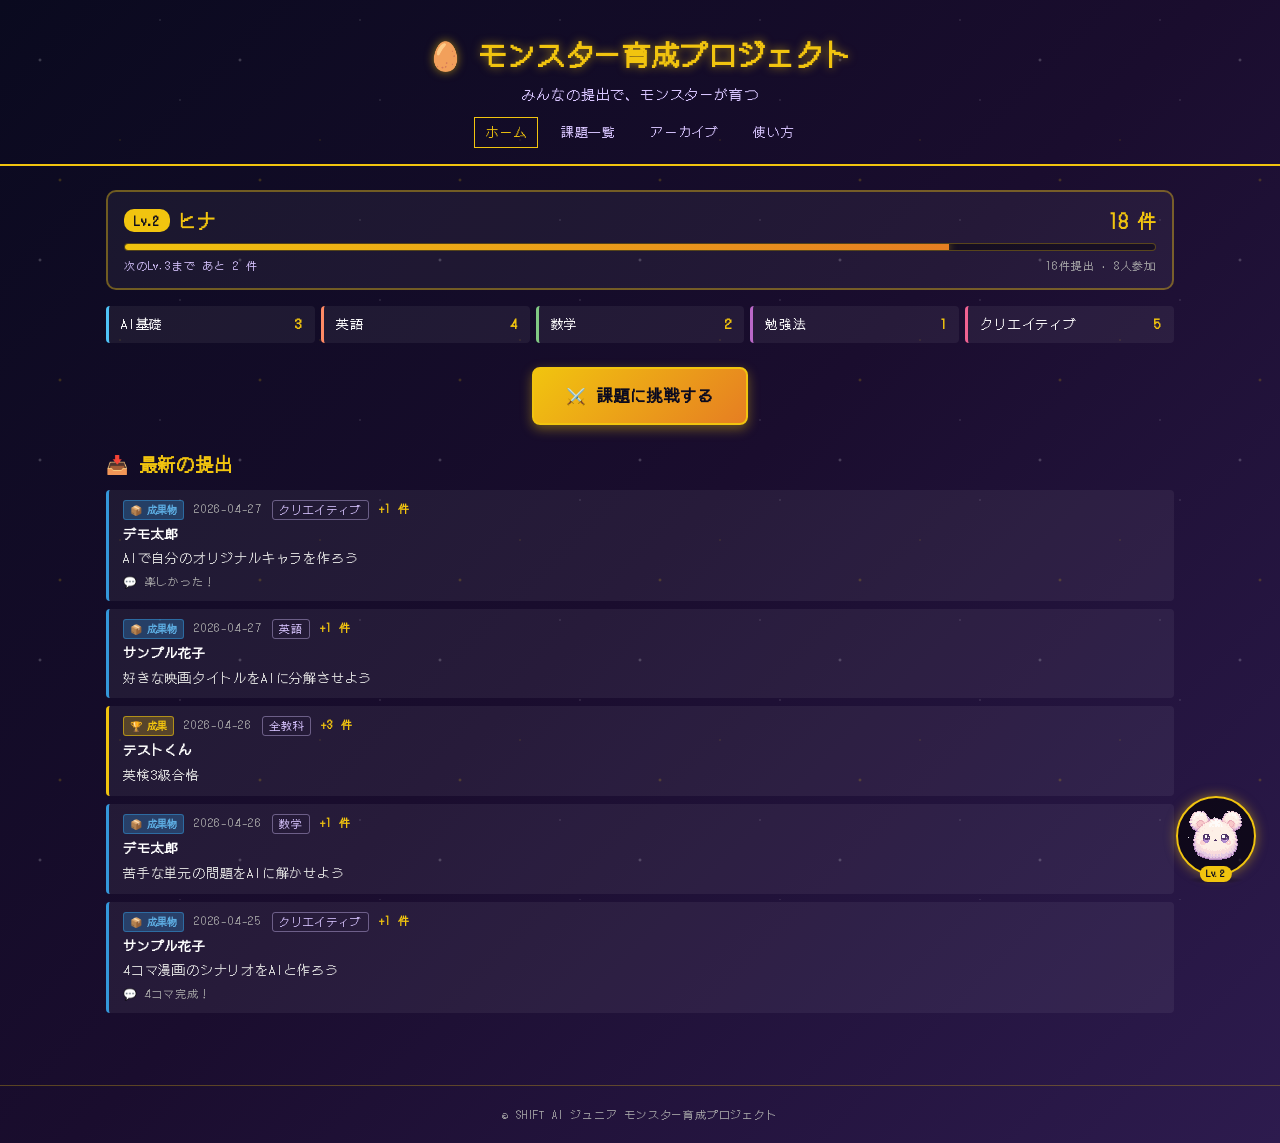
<file: index.html>
<!DOCTYPE html>
<html lang="ja">
<head>
<meta charset="UTF-8">
<meta name="viewport" content="width=device-width, initial-scale=1">
<title>モンスター育成プロジェクト | SHIFT AI ジュニア</title>
<link rel="stylesheet" href="assets/css/style.css">
<link href="https://fonts.googleapis.com/css2?family=DotGothic16&display=swap" rel="stylesheet">
</head>
<body>

<!-- 右下固定ミニアバター（タイトルと被らない位置） -->
<div id="mini-monster" class="mini-monster mini-monster-br" onclick="toggleMonsterDetail()" title="タップで詳細表示">
  <img id="mini-monster-img" src="" alt="">
  <div id="mini-monster-emoji" class="mini-emoji">🥚</div>
  <div class="mini-lv" id="mini-lv">Lv.1</div>
</div>

<header class="site-header">
  <h1>🥚 モンスター育成プロジェクト</h1>
  <p class="tagline">みんなの提出で、モンスターが育つ</p>
  <nav class="nav">
    <a href="index.html" class="active">ホーム</a>
    <a href="missions.html">課題一覧</a>
    <a href="archive.html">アーカイブ</a>
    <a href="how-to.html">使い方</a>
  </nav>
</header>

<main class="container">

  <!-- コンパクトステータスバー（常時表示） -->
  <section class="status-bar">
    <div class="status-bar-row">
      <div class="status-monster">
        <span class="status-lv-badge" id="status-lv">Lv.1</span>
        <span class="status-name" id="status-name">…</span>
      </div>
      <div class="status-xp" id="status-xp">0 件</div>
    </div>
    <div class="xp-bar">
      <div class="xp-bar-fill" id="xp-bar-fill"></div>
    </div>
    <div class="status-bar-meta">
      <span id="next-lv-info">次のレベルまで…</span>
      <span class="status-bar-meta-right">
        <span id="total-submissions">0</span>件提出 ·
        <span id="total-members">0</span>人参加
      </span>
    </div>
  </section>

  <!-- 軸別ポイント (常時) -->
  <section class="axis-section">
    <ul class="axis-list">
      <li style="border-left-color:#4FC3F7"><span>AI基礎</span><span id="axis-ai">0</span></li>
      <li style="border-left-color:#FF8A65"><span>英語</span><span id="axis-eng">0</span></li>
      <li style="border-left-color:#81C784"><span>数学</span><span id="axis-math">0</span></li>
      <li style="border-left-color:#BA68C8"><span>勉強法</span><span id="axis-study">0</span></li>
      <li style="border-left-color:#F06292"><span>クリエイティブ</span><span id="axis-creative">0</span></li>
    </ul>
  </section>

  <!-- CTA -->
  <section class="cta-section">
    <a href="missions.html" class="btn-primary">⚔️ 課題に挑戦する</a>
  </section>

  <!-- 最新提出 -->
  <section class="recent-section">
    <h2>📥 最新の提出</h2>
    <ul id="recent-list" class="recent-list"></ul>
  </section>

</main>

<!-- モンスター詳細モーダル -->
<div class="modal-backdrop" id="monster-modal-backdrop">
  <div class="modal monster-modal">
    <button class="close" onclick="closeMonsterModal()">×</button>
    <div class="monster-image-wrap" style="margin: 0 auto 16px;">
      <img id="modal-monster-img" src="" alt="">
      <div id="modal-monster-emoji" class="monster-placeholder">🥚</div>
    </div>
    <div id="modal-monster-name" class="monster-name" style="text-align:center;">…</div>
    <div id="modal-monster-lv" class="monster-lv" style="text-align:center; margin-bottom:12px;">Lv.1</div>
    <div id="modal-monster-meta" style="text-align:center; color:#d8c5ff; font-size:13px;"></div>
  </div>
</div>

<footer class="site-footer">
  © SHIFT AI ジュニア モンスター育成プロジェクト
</footer>

<script src="assets/js/config.js"></script>
<script src="assets/js/monster.js"></script>
<script src="assets/js/api.js"></script>
<script src="assets/js/main.js"></script>
</body>
</html>
</file>
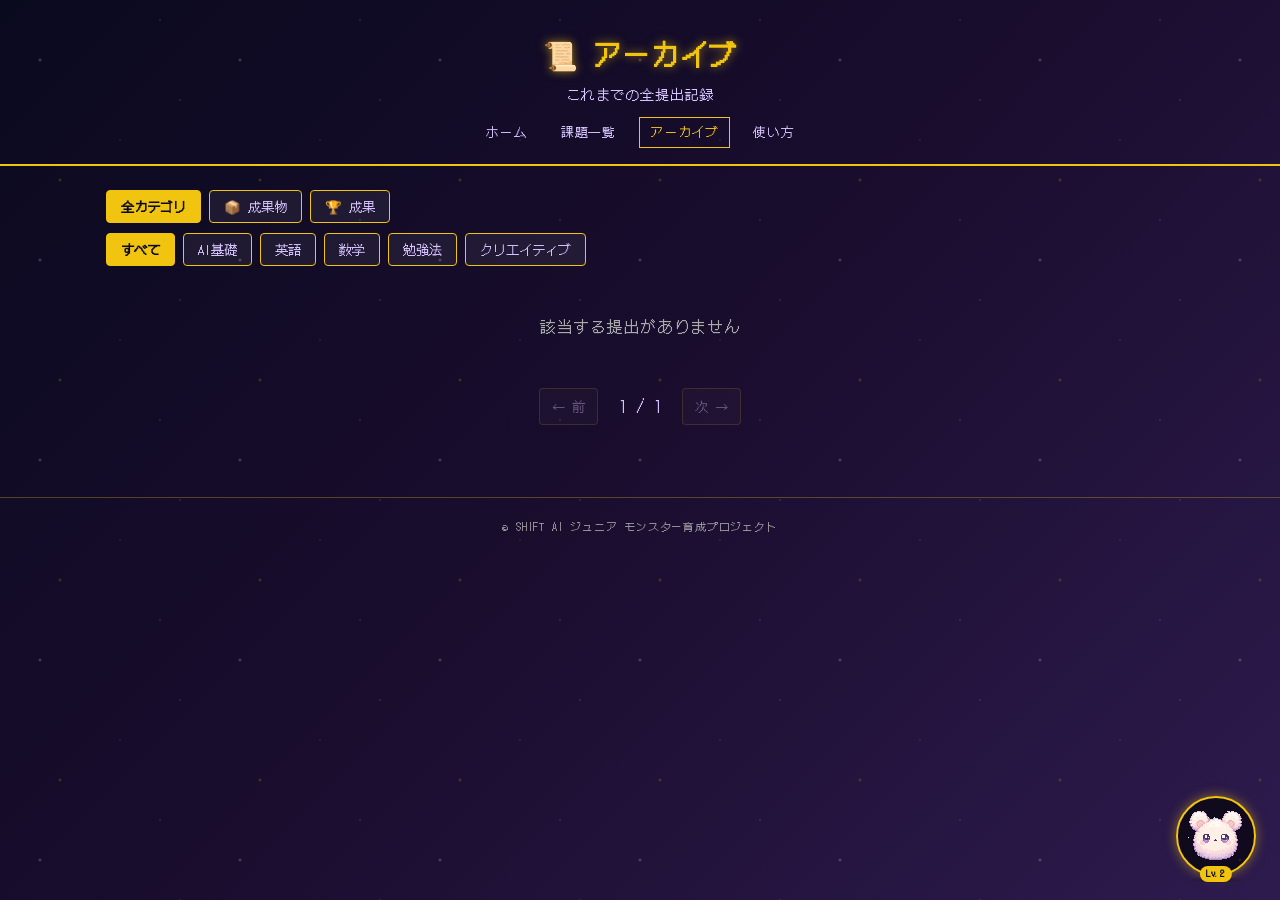
<file: archive.html>
<!DOCTYPE html>
<html lang="ja">
<head>
<meta charset="UTF-8">
<meta name="viewport" content="width=device-width, initial-scale=1">
<title>アーカイブ | モンスター育成プロジェクト</title>
<link rel="stylesheet" href="assets/css/style.css">
<link href="https://fonts.googleapis.com/css2?family=DotGothic16&display=swap" rel="stylesheet">
<style>
  .filter-bar { display:flex; gap:8px; flex-wrap:wrap; margin-bottom:24px; }
  .filter-btn {
    padding: 6px 14px;
    background: rgba(255,255,255,0.06);
    border: 1px solid #F1C40F;
    color: #d8c5ff;
    cursor: pointer; border-radius: 4px;
    font-family: inherit;
  }
  .filter-btn.active { background:#F1C40F; color:#0a0a1f; font-weight:bold; }
  .pagination {
    display:flex; justify-content:center; gap:8px; margin-top:24px;
  }
  .page-btn {
    padding: 6px 12px;
    background: rgba(255,255,255,0.06);
    border: 1px solid rgba(241,196,15,0.4);
    color: #d8c5ff;
    cursor: pointer; border-radius: 4px;
    font-family: inherit;
  }
  .page-btn:disabled { opacity: 0.4; cursor: not-allowed; }
</style>
</head>
<body>

<!-- 右下固定ミニアバター -->
<div id="mini-monster" class="mini-monster mini-monster-br" onclick="location.href='index.html'" title="ホームに戻る">
  <img id="mini-monster-img" src="" alt="">
  <div id="mini-monster-emoji" class="mini-emoji">🥚</div>
  <div class="mini-lv" id="mini-lv">Lv.1</div>
</div>

<header class="site-header">
  <h1>📜 アーカイブ</h1>
  <p class="tagline">これまでの全提出記録</p>
  <nav class="nav">
    <a href="index.html">ホーム</a>
    <a href="missions.html">課題一覧</a>
    <a href="archive.html" class="active">アーカイブ</a>
    <a href="how-to.html">使い方</a>
  </nav>
</header>

<main class="container">

  <div class="filter-bar" id="cat-filter-bar" style="margin-bottom:10px;">
    <button class="filter-btn active" data-cat="all">全カテゴリ</button>
    <button class="filter-btn" data-cat="output">📦 成果物</button>
    <button class="filter-btn" data-cat="result">🏆 成果</button>
  </div>

  <div class="filter-bar" id="filter-bar">
    <button class="filter-btn active" data-subject="all">すべて</button>
    <button class="filter-btn" data-subject="AI基礎">AI基礎</button>
    <button class="filter-btn" data-subject="英語">英語</button>
    <button class="filter-btn" data-subject="数学">数学</button>
    <button class="filter-btn" data-subject="勉強法">勉強法</button>
    <button class="filter-btn" data-subject="クリエイティブ">クリエイティブ</button>
  </div>

  <ul id="archive-list" class="recent-list"></ul>
  <div id="pagination" class="pagination"></div>

</main>

<footer class="site-footer">© SHIFT AI ジュニア モンスター育成プロジェクト</footer>

<script src="assets/js/config.js"></script>
<script src="assets/js/monster.js"></script>
<script src="assets/js/api.js"></script>
<script>
(async function () {
  const PAGE_SIZE = 20;
  let currentPage = 1;
  let currentSubject = 'all';
  let currentCategory = 'all';
  let allItems = [];

  const state = await window.MZ_API.fetchState();
  allItems = state.all || state.recent || [];

  // 右下ミニアバター
  const stats = state.stats || { ai:0, eng:0, math:0, study:0, creative:0 };
  const m = window.MZ_MONSTER.determineMonster(stats);
  const miImg = document.getElementById('mini-monster-img');
  const miEmoji = document.getElementById('mini-monster-emoji');
  if (miImg) {
    miImg.src = m.imagePath;
    miImg.alt = m.monsterName;
    let triedSvg = false;
    miImg.onerror = () => {
      if (!triedSvg && miImg.src.endsWith('.png')) { triedSvg = true; miImg.src = m.imagePath.replace('.png','.svg'); return; }
      miImg.style.display = 'none';
      if (miEmoji) miEmoji.style.display = 'block';
    };
  }
  const miLv = document.getElementById('mini-lv');
  if (miLv) miLv.textContent = 'Lv.' + m.lv;

  function escapeHtml(s) {
    return String(s).replace(/[&<>"']/g, c => ({ '&':'&amp;','<':'&lt;','>':'&gt;','"':'&quot;',"'":'&#39;' }[c]));
  }

  function render() {
    let filtered = allItems;
    if (currentSubject !== 'all') filtered = filtered.filter(x => x.subject === currentSubject);
    if (currentCategory !== 'all') filtered = filtered.filter(x => (x.category || 'output') === currentCategory);

    const totalPages = Math.max(1, Math.ceil(filtered.length / PAGE_SIZE));
    if (currentPage > totalPages) currentPage = 1;
    const start = (currentPage - 1) * PAGE_SIZE;
    const items = filtered.slice(start, start + PAGE_SIZE);

    const listEl = document.getElementById('archive-list');
    if (!items.length) {
      listEl.innerHTML = '<li class="empty">該当する提出がありません</li>';
    } else {
      listEl.innerHTML = items.map(r => {
        const cat = r.category || 'output';
        const catBadge = cat === 'result'
          ? '<span class="cat-badge result">🏆 成果</span>'
          : '<span class="cat-badge output">📦 成果物</span>';
        const resultTypeBadge = r.resultType
          ? ` <span class="cat-badge result">${escapeHtml(r.resultType)}</span>`
          : '';
        return `
        <li class="recent-item" style="border-left-color:${cat==='result' ? '#F1C40F' : '#3498DB'}">
          <div class="recent-meta">
            ${catBadge}${resultTypeBadge}
            <span class="recent-date">${r.date || ''}</span>
            <span class="recent-subject">${r.subject || ''}</span>
            ${cat === 'result' ? '' : `<span>${'★'.repeat(r.difficulty || 1)}${'☆'.repeat(5 - (r.difficulty || 1))}</span>`}
            <span class="recent-xp">+${r.xp || 15} XP</span>
          </div>
          <div class="recent-name">${escapeHtml(r.name || 'ゲスト')}</div>
          <div class="recent-mission">${escapeHtml(r.missionTitle || '')}</div>
          ${r.content ? `<div class="recent-comment" style="white-space:pre-wrap;">${escapeHtml(r.content)}</div>` : ''}
        </li>
      `;
      }).join('');
    }

    // ページャー
    const pag = document.getElementById('pagination');
    pag.innerHTML = `
      <button class="page-btn" ${currentPage === 1 ? 'disabled' : ''} onclick="window.__nav(-1)">← 前</button>
      <span style="padding:6px 12px;color:#d8c5ff;">${currentPage} / ${totalPages}</span>
      <button class="page-btn" ${currentPage === totalPages ? 'disabled' : ''} onclick="window.__nav(1)">次 →</button>
    `;
  }

  window.__nav = (delta) => {
    currentPage += delta;
    render();
    window.scrollTo({ top: 0, behavior: 'smooth' });
  };

  document.getElementById('filter-bar').addEventListener('click', (e) => {
    if (!e.target.classList.contains('filter-btn')) return;
    document.querySelectorAll('#filter-bar .filter-btn').forEach(b => b.classList.remove('active'));
    e.target.classList.add('active');
    currentSubject = e.target.dataset.subject;
    currentPage = 1;
    render();
  });

  document.getElementById('cat-filter-bar').addEventListener('click', (e) => {
    if (!e.target.classList.contains('filter-btn')) return;
    document.querySelectorAll('#cat-filter-bar .filter-btn').forEach(b => b.classList.remove('active'));
    e.target.classList.add('active');
    currentCategory = e.target.dataset.cat;
    currentPage = 1;
    render();
  });

  render();
})();
</script>
</body>
</html>
</file>
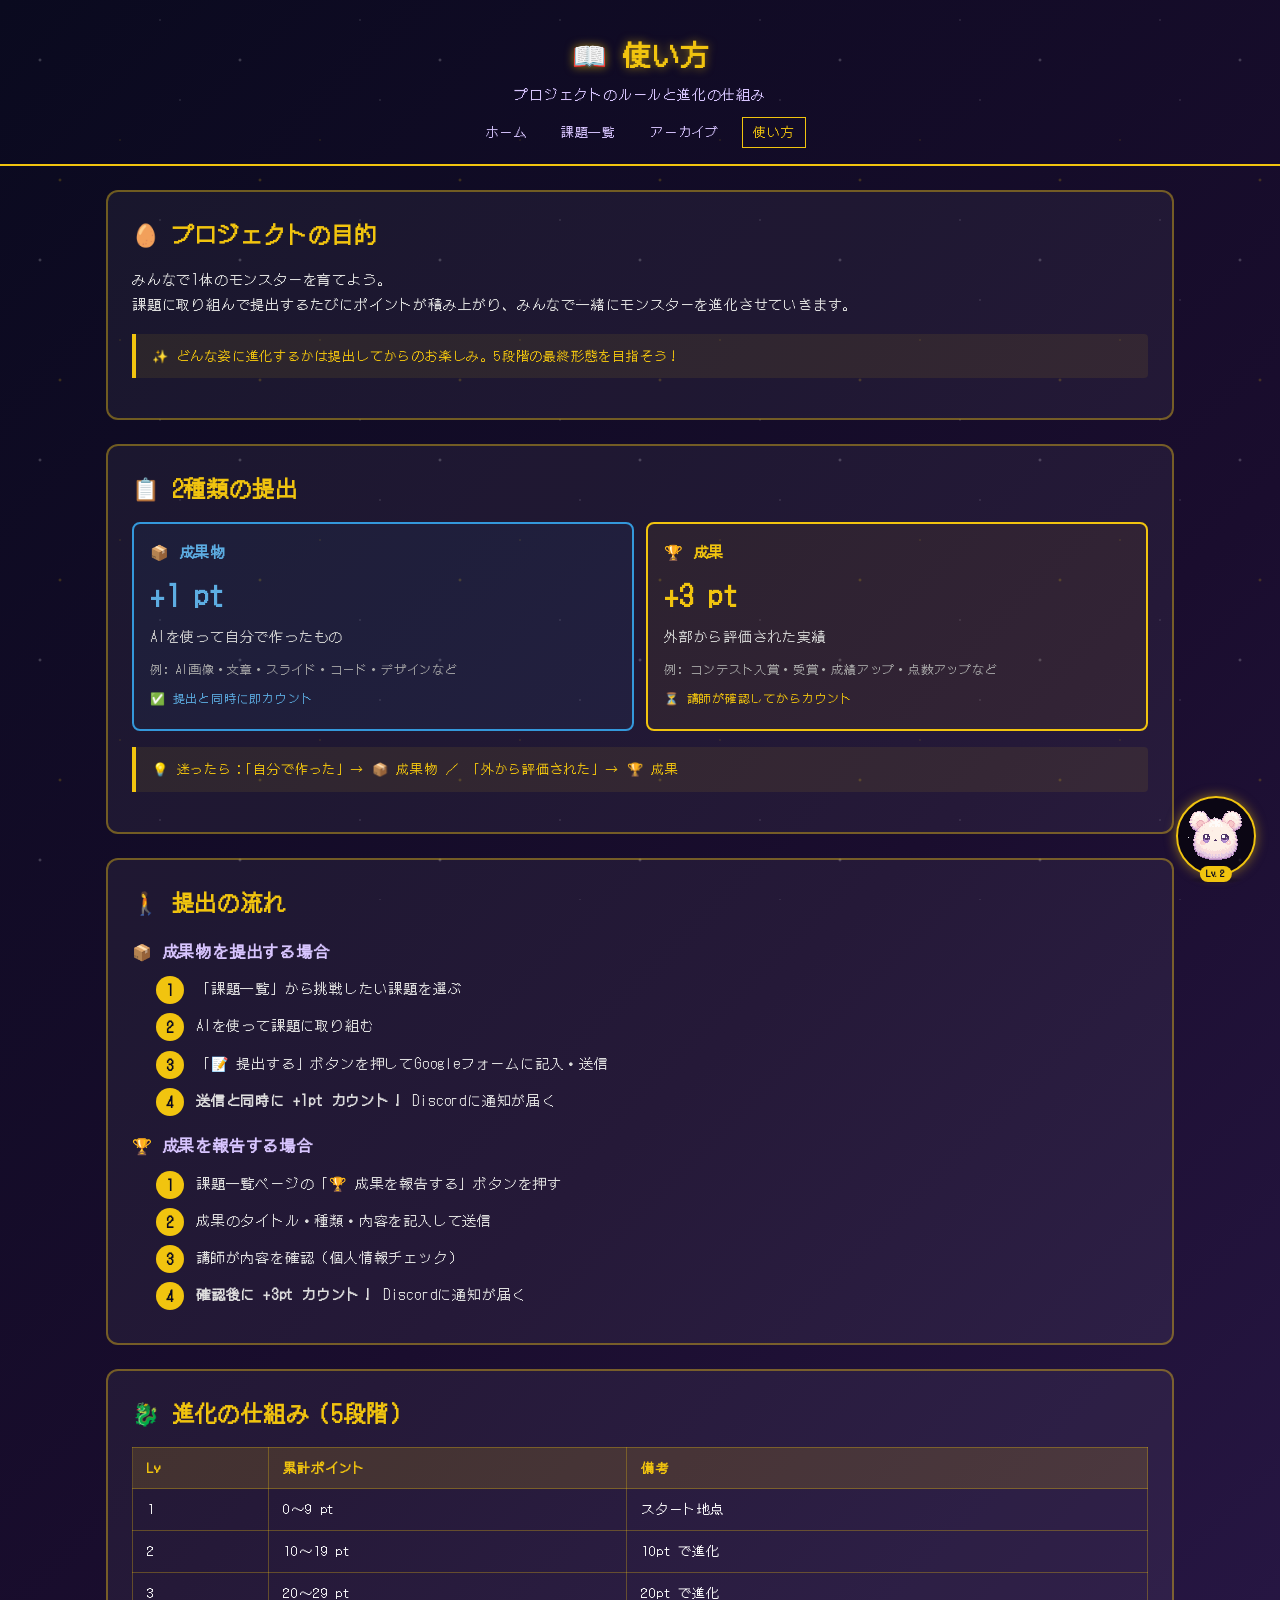
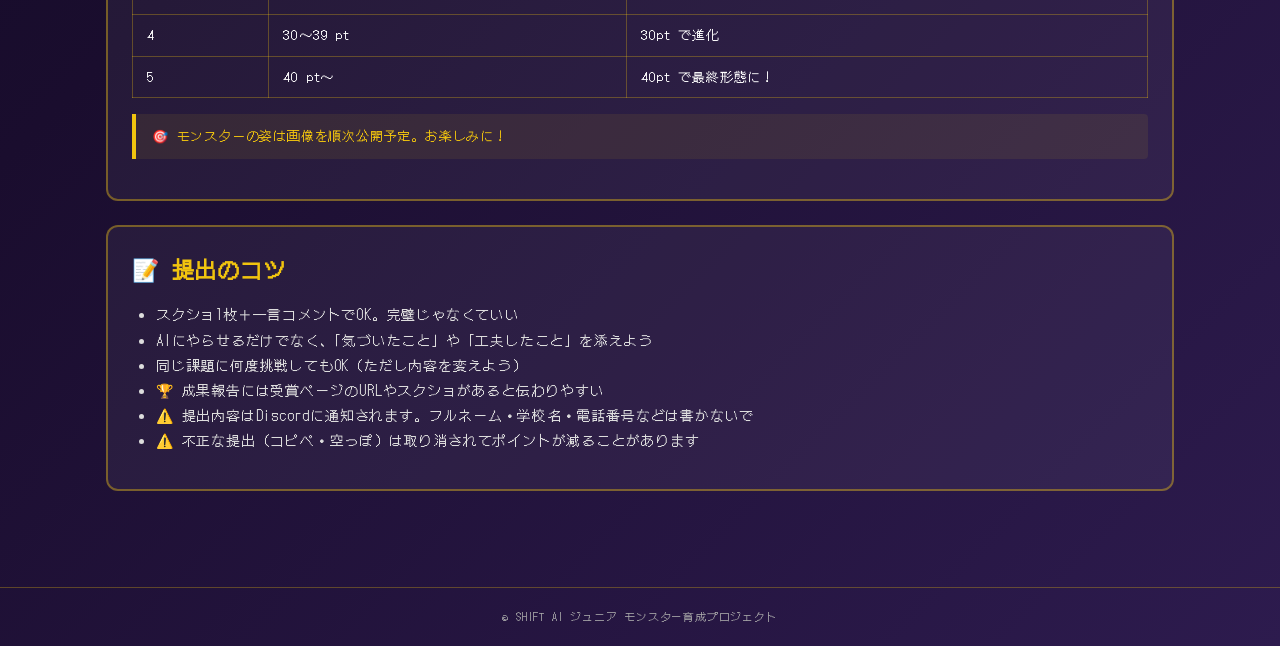
<file: how-to.html>
<!DOCTYPE html>
<html lang="ja">
<head>
<meta charset="UTF-8">
<meta name="viewport" content="width=device-width, initial-scale=1">
<title>使い方 | モンスター育成プロジェクト</title>
<link rel="stylesheet" href="assets/css/style.css">
<link href="https://fonts.googleapis.com/css2?family=DotGothic16&display=swap" rel="stylesheet">
<style>
  .doc-section {
    background: rgba(255,255,255,0.05);
    border: 2px solid rgba(241,196,15,0.4);
    border-radius: 12px;
    padding: 24px;
    margin-bottom: 24px;
  }
  .doc-section h2 {
    color: #F1C40F;
    margin-bottom: 16px;
    font-size: 22px;
  }
  .doc-section h3 {
    color: #d8c5ff;
    margin: 20px 0 12px;
    font-size: 16px;
  }
  .doc-section p, .doc-section li { font-size: 14px; line-height: 1.8; color: #ddd; }
  .doc-section ul, .doc-section ol { margin-left: 24px; margin-bottom: 12px; }
  table.rule-table {
    width: 100%;
    border-collapse: collapse;
    margin: 16px 0;
    font-size: 13px;
  }
  table.rule-table th, table.rule-table td {
    border: 1px solid rgba(241,196,15,0.3);
    padding: 10px 14px;
    text-align: left;
  }
  table.rule-table th { background: rgba(241,196,15,0.15); color: #F1C40F; }
  .step {
    counter-increment: step-counter;
    padding-left: 40px;
    position: relative;
    margin-bottom: 12px;
  }
  .step::before {
    content: counter(step-counter);
    position: absolute; left: 0; top: 0;
    width: 28px; height: 28px;
    background: #F1C40F; color: #0a0a1f;
    border-radius: 50%;
    text-align: center; line-height: 28px;
    font-weight: bold;
  }
  .steps { counter-reset: step-counter; list-style: none; margin-left: 0; }
  .note {
    background: rgba(241,196,15,0.08);
    border-left: 4px solid #F1C40F;
    padding: 12px 16px;
    margin: 16px 0;
    color: #F1C40F;
    font-size: 13px;
    border-radius: 0 4px 4px 0;
  }
  .cat-grid {
    display: grid;
    grid-template-columns: 1fr 1fr;
    gap: 12px;
    margin: 16px 0;
  }
  .cat-card {
    border-radius: 8px;
    padding: 16px;
    font-size: 13px;
  }
  .cat-card h3 { margin: 0 0 8px; font-size: 15px; }
  .cat-card p { margin: 4px 0; color: #ccc; }
  .cat-card .point { font-size: 28px; font-weight: bold; margin: 8px 0; }
  @media (max-width: 480px) { .cat-grid { grid-template-columns: 1fr; } }
</style>
</head>
<body>

<!-- 右下固定ミニアバター -->
<div id="mini-monster" class="mini-monster mini-monster-br" onclick="location.href='index.html'" title="ホームに戻る">
  <img id="mini-monster-img" src="" alt="">
  <div id="mini-monster-emoji" class="mini-emoji">🥚</div>
  <div class="mini-lv" id="mini-lv">Lv.1</div>
</div>

<header class="site-header">
  <h1>📖 使い方</h1>
  <p class="tagline">プロジェクトのルールと進化の仕組み</p>
  <nav class="nav">
    <a href="index.html">ホーム</a>
    <a href="missions.html">課題一覧</a>
    <a href="archive.html">アーカイブ</a>
    <a href="how-to.html" class="active">使い方</a>
  </nav>
</header>

<main class="container">

  <!-- ① 目的 -->
  <section class="doc-section">
    <h2>🥚 プロジェクトの目的</h2>
    <p>みんなで1体のモンスターを育てよう。<br>
    課題に取り組んで提出するたびにポイントが積み上がり、みんなで一緒にモンスターを進化させていきます。</p>
    <div class="note">
      ✨ どんな姿に進化するかは提出してからのお楽しみ。5段階の最終形態を目指そう！
    </div>
  </section>

  <!-- ② 2つの提出カテゴリ -->
  <section class="doc-section">
    <h2>📋 2種類の提出</h2>
    <div class="cat-grid">
      <div class="cat-card" style="border:2px solid #3498DB;background:rgba(52,152,219,0.06);">
        <h3 style="color:#5DADE2;">📦 成果物</h3>
        <div class="point" style="color:#5DADE2;">+1 pt</div>
        <p>AIを使って自分で作ったもの</p>
        <p style="color:#aaa;font-size:12px;margin-top:8px;">例: AI画像・文章・スライド・コード・デザインなど</p>
        <p style="color:#5DADE2;font-size:12px;margin-top:8px;">✅ 提出と同時に即カウント</p>
      </div>
      <div class="cat-card" style="border:2px solid #F1C40F;background:rgba(241,196,15,0.06);">
        <h3 style="color:#F1C40F;">🏆 成果</h3>
        <div class="point" style="color:#F1C40F;">+3 pt</div>
        <p>外部から評価された実績</p>
        <p style="color:#aaa;font-size:12px;margin-top:8px;">例: コンテスト入賞・受賞・成績アップ・点数アップなど</p>
        <p style="color:#F1C40F;font-size:12px;margin-top:8px;">⏳ 講師が確認してからカウント</p>
      </div>
    </div>
    <div class="note">
      💡 迷ったら：「自分で作った」→ 📦 成果物 ／ 「外から評価された」→ 🏆 成果
    </div>
  </section>

  <!-- ③ 提出の流れ -->
  <section class="doc-section">
    <h2>🚶 提出の流れ</h2>
    <h3>📦 成果物を提出する場合</h3>
    <ol class="steps">
      <li class="step">「課題一覧」から挑戦したい課題を選ぶ</li>
      <li class="step">AIを使って課題に取り組む</li>
      <li class="step">「📝 提出する」ボタンを押してGoogleフォームに記入・送信</li>
      <li class="step"><strong>送信と同時に +1pt カウント！</strong> Discordに通知が届く</li>
    </ol>

    <h3>🏆 成果を報告する場合</h3>
    <ol class="steps">
      <li class="step">課題一覧ページの「🏆 成果を報告する」ボタンを押す</li>
      <li class="step">成果のタイトル・種類・内容を記入して送信</li>
      <li class="step">講師が内容を確認（個人情報チェック）</li>
      <li class="step"><strong>確認後に +3pt カウント！</strong> Discordに通知が届く</li>
    </ol>
  </section>

  <!-- ④ 進化の仕組み -->
  <section class="doc-section">
    <h2>🐉 進化の仕組み（5段階）</h2>
    <table class="rule-table">
      <thead>
        <tr><th>Lv</th><th>累計ポイント</th><th>備考</th></tr>
      </thead>
      <tbody>
        <tr><td>1</td><td>0〜9 pt</td><td>スタート地点</td></tr>
        <tr><td>2</td><td>10〜19 pt</td><td>10pt で進化</td></tr>
        <tr><td>3</td><td>20〜29 pt</td><td>20pt で進化</td></tr>
        <tr><td>4</td><td>30〜39 pt</td><td>30pt で進化</td></tr>
        <tr><td>5</td><td>40 pt〜</td><td>40pt で最終形態に！</td></tr>
      </tbody>
    </table>
    <div class="note">
      🎯 モンスターの姿は画像を順次公開予定。お楽しみに！
    </div>
  </section>

  <!-- ⑤ 提出時のヒント -->
  <section class="doc-section">
    <h2>📝 提出のコツ</h2>
    <ul>
      <li>スクショ1枚＋一言コメントでOK。完璧じゃなくていい</li>
      <li>AIにやらせるだけでなく、「気づいたこと」や「工夫したこと」を添えよう</li>
      <li>同じ課題に何度挑戦してもOK（ただし内容を変えよう）</li>
      <li>🏆 成果報告には受賞ページのURLやスクショがあると伝わりやすい</li>
      <li>⚠️ 提出内容はDiscordに通知されます。フルネーム・学校名・電話番号などは書かないで</li>
      <li>⚠️ 不正な提出（コピペ・空っぽ）は取り消されてポイントが減ることがあります</li>
    </ul>
  </section>

</main>

<footer class="site-footer">© SHIFT AI ジュニア モンスター育成プロジェクト</footer>

<script src="assets/js/config.js"></script>
<script src="assets/js/monster.js"></script>
<script src="assets/js/api.js"></script>
<script>
(async function () {
  try {
    const state = await window.MZ_API.fetchState();
    const stats = state.stats || { ai:0, eng:0, math:0, study:0, creative:0 };
    const totalCount = (typeof state.totalCount === 'number')
      ? state.totalCount
      : Object.values(stats).reduce((a, b) => a + b, 0);
    const m = window.MZ_MONSTER.determineMonster(stats, totalCount);
    const img = document.getElementById('mini-monster-img');
    const emoji = document.getElementById('mini-monster-emoji');
    const showPlaceholder = () => {
      if (img) img.style.display = 'none';
      if (emoji) {
        emoji.style.display = 'flex';
        emoji.textContent = m.placeholder || '🥚';
        emoji.classList.add('placeholder-text');
      }
    };
    if (!m.imagePath) {
      showPlaceholder();
    } else if (img) {
      img.src = m.imagePath;
      img.alt = m.monsterName;
      img.onerror = showPlaceholder;
    }
    document.getElementById('mini-lv').textContent = 'Lv.' + m.lv;
  } catch (e) {}
})();
</script>
</body>
</html>
</file>
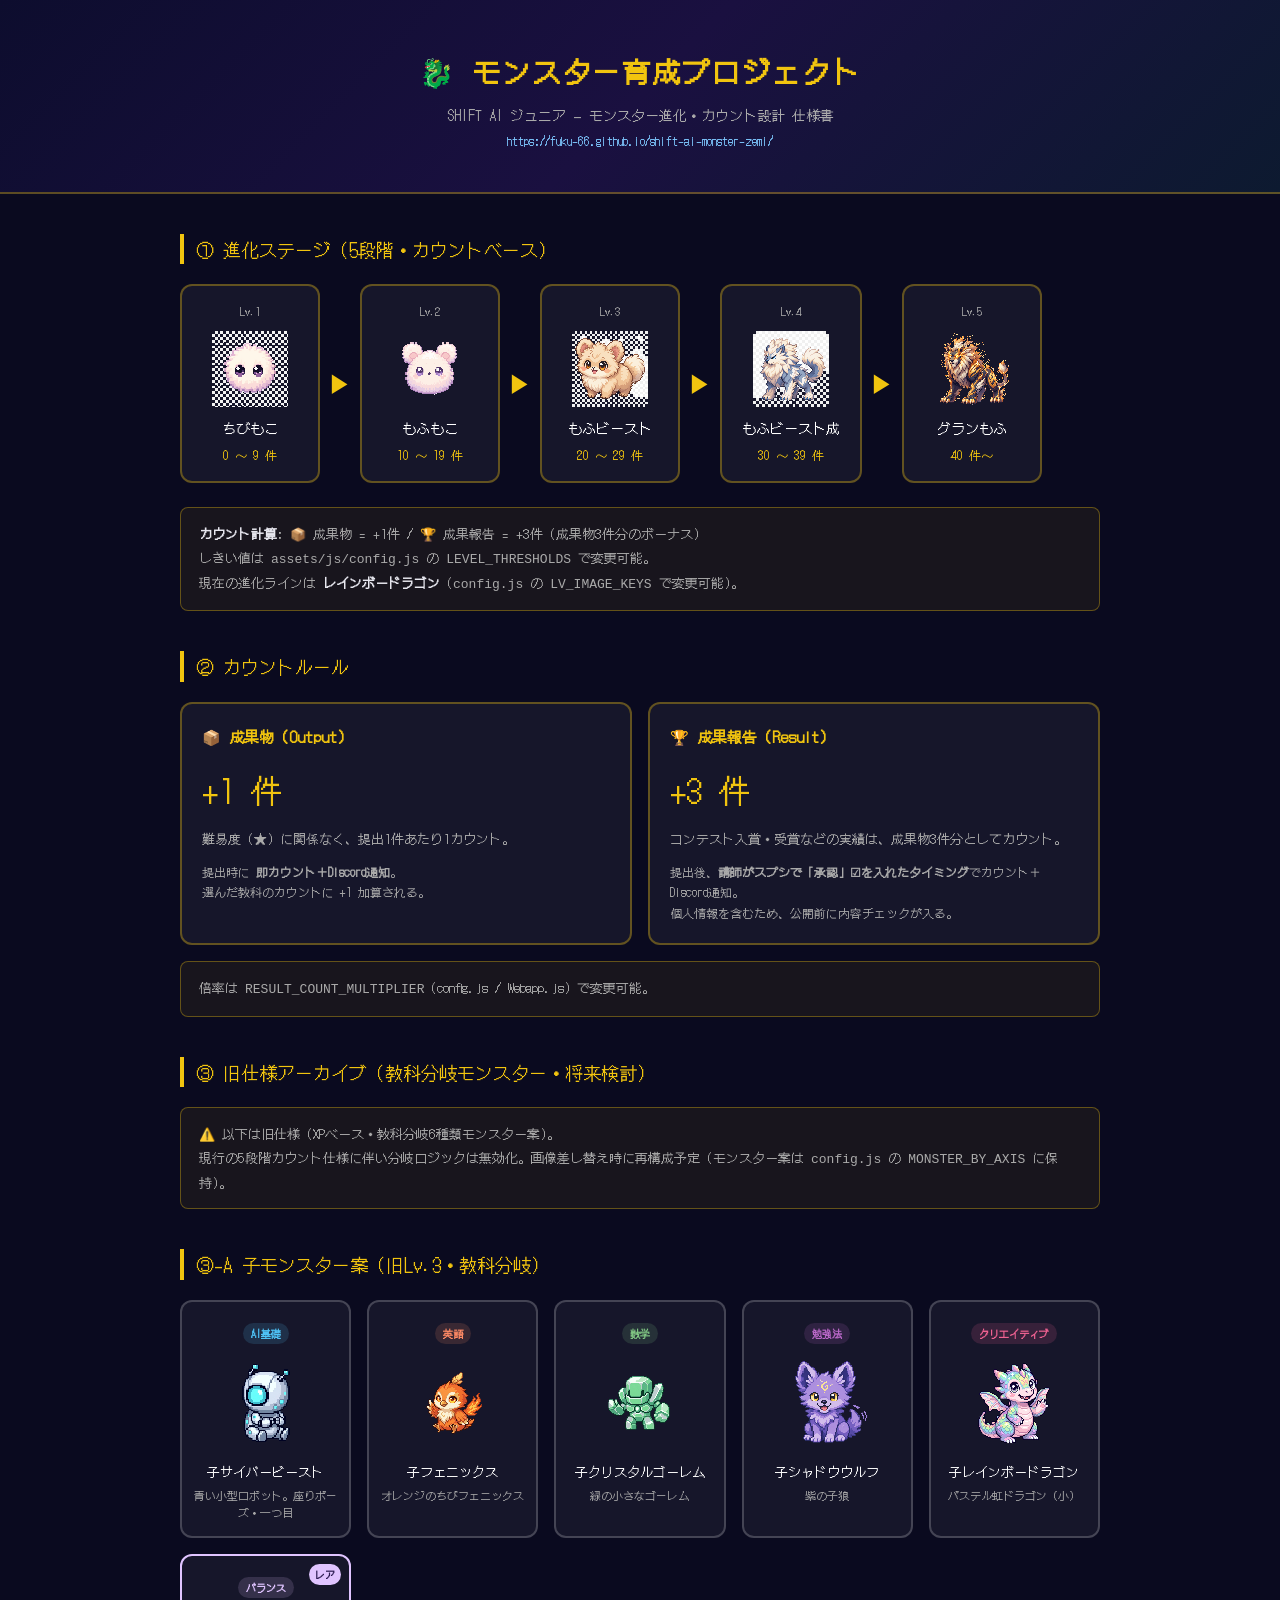
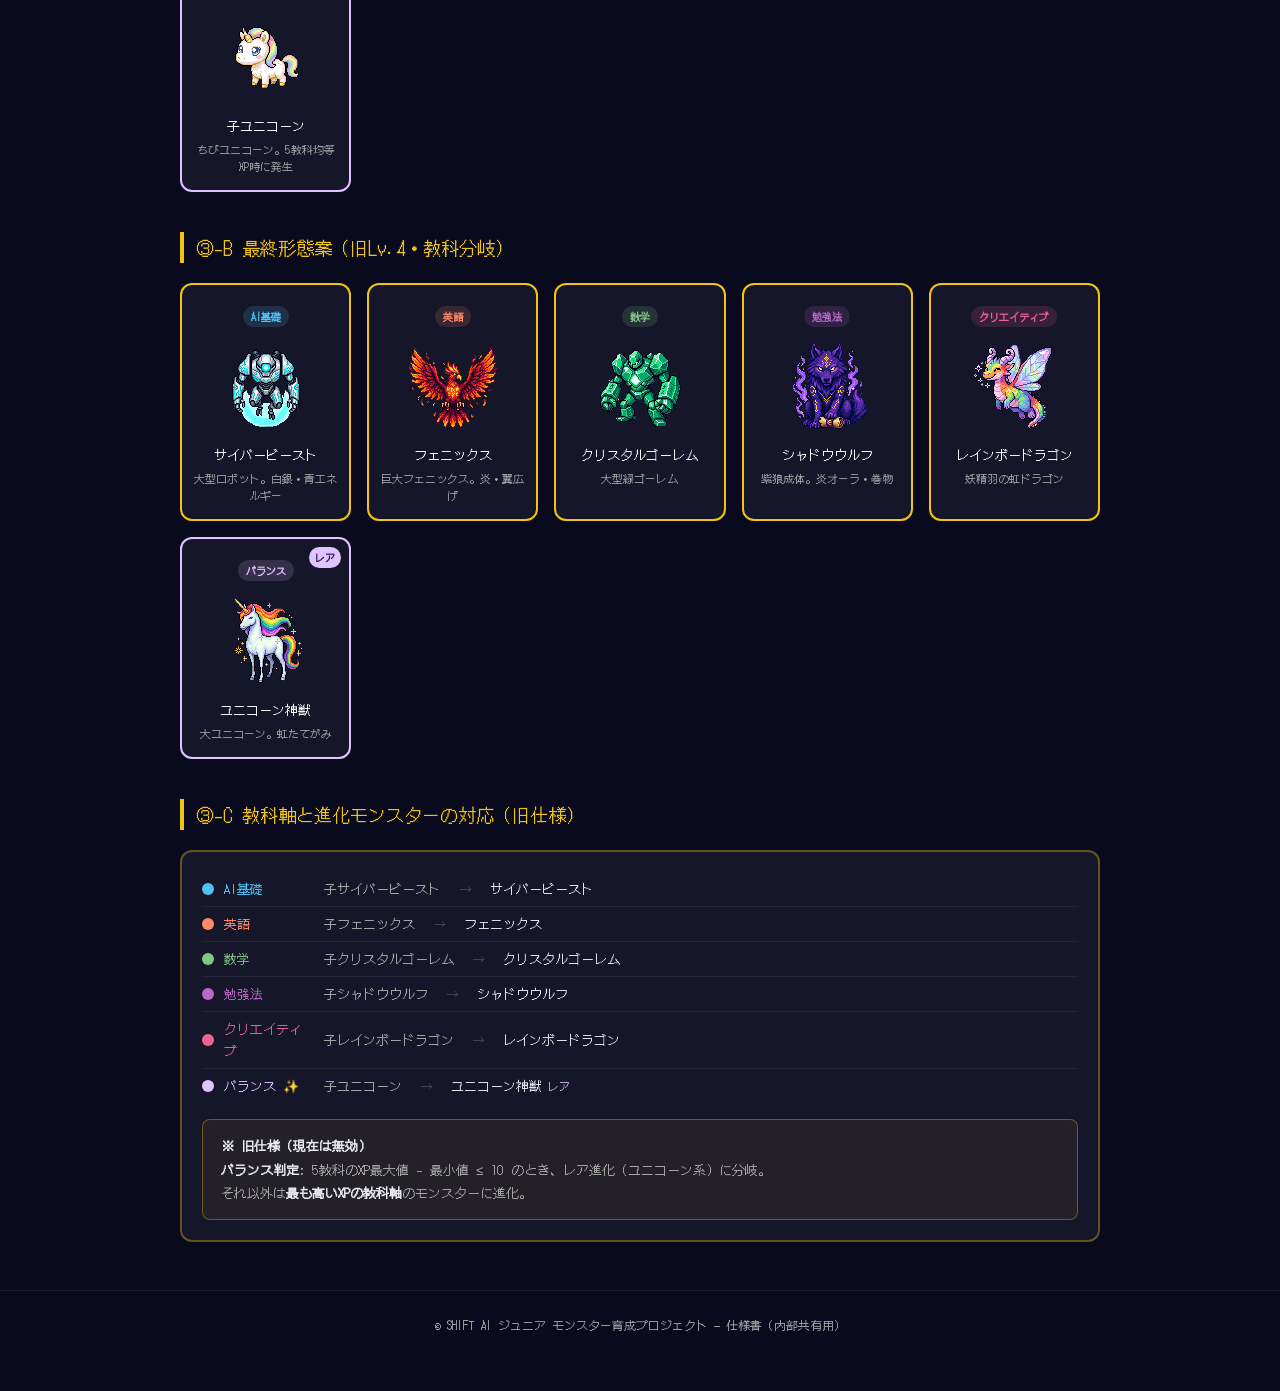
<file: monster-overview.html>
<!DOCTYPE html>
<html lang="ja">
<head>
<meta charset="UTF-8">
<meta name="viewport" content="width=device-width, initial-scale=1">
<title>モンスター育成プロジェクト — 進化一覧</title>
<link href="https://fonts.googleapis.com/css2?family=DotGothic16&display=swap" rel="stylesheet">
<style>
  :root {
    --bg: #0a0a1f;
    --surface: rgba(255,255,255,0.05);
    --border: rgba(241,196,15,0.35);
    --gold: #F1C40F;
    --text: #e8e8f0;
    --muted: #aaa;
    --ai: #4FC3F7;
    --eng: #FF8A65;
    --math: #81C784;
    --study: #BA68C8;
    --creative: #F06292;
    --balance: #E0C4FF;
  }
  * { box-sizing: border-box; margin: 0; padding: 0; }
  body {
    background: var(--bg);
    color: var(--text);
    font-family: 'DotGothic16', sans-serif;
    line-height: 1.7;
    padding: 0 0 60px;
  }

  /* ---- HERO ---- */
  .hero {
    background: linear-gradient(135deg, #0d0d2e 0%, #1a1040 50%, #0d1a30 100%);
    border-bottom: 2px solid var(--border);
    padding: 48px 24px 40px;
    text-align: center;
  }
  .hero h1 { font-size: 28px; color: var(--gold); letter-spacing: 2px; margin-bottom: 8px; }
  .hero p  { color: var(--muted); font-size: 14px; }
  .hero .url { color: #7ec8ff; font-size: 12px; margin-top: 4px; }

  /* ---- CONTAINER ---- */
  .container { max-width: 960px; margin: 0 auto; padding: 0 20px; }

  /* ---- SECTION ---- */
  .section { margin-top: 40px; }
  .section-title {
    font-size: 18px;
    color: var(--gold);
    border-left: 4px solid var(--gold);
    padding-left: 12px;
    margin-bottom: 20px;
  }

  /* ---- EVOLUTION FLOW ---- */
  .evo-flow {
    display: flex;
    align-items: center;
    gap: 8px;
    overflow-x: auto;
    padding-bottom: 8px;
  }
  .evo-card {
    flex: 0 0 auto;
    background: var(--surface);
    border: 2px solid var(--border);
    border-radius: 12px;
    padding: 16px 20px;
    text-align: center;
    min-width: 140px;
  }
  .evo-card .lv { font-size: 11px; color: var(--muted); }
  .evo-card .img-wrap { height: 80px; display: flex; align-items: center; justify-content: center; margin: 8px 0; }
  .evo-card .img-wrap img { max-height: 76px; max-width: 100px; image-rendering: pixelated; }
  .evo-card .name { font-size: 14px; color: #fff; }
  .evo-card .xp { font-size: 12px; color: var(--gold); margin-top: 4px; }
  .evo-card.special { border-color: var(--balance); }
  .evo-arrow { font-size: 24px; color: var(--gold); flex: 0 0 auto; }

  /* ---- MONSTER GRID ---- */
  .monster-grid {
    display: grid;
    grid-template-columns: repeat(auto-fill, minmax(150px, 1fr));
    gap: 16px;
  }
  .monster-card {
    background: var(--surface);
    border: 2px solid var(--border);
    border-radius: 12px;
    padding: 16px 12px;
    text-align: center;
    position: relative;
  }
  .monster-card.lv3 { border-color: rgba(255,255,255,0.2); }
  .monster-card.lv4 { border-color: var(--gold); }
  .monster-card.rare { border-color: var(--balance); }
  .monster-card .axis-tag {
    display: inline-block;
    font-size: 10px;
    padding: 2px 8px;
    border-radius: 20px;
    margin-bottom: 8px;
    font-weight: bold;
  }
  .monster-card img {
    width: 90px;
    height: 90px;
    object-fit: contain;
    image-rendering: pixelated;
    margin: 6px 0;
  }
  .monster-card .mname { font-size: 13px; color: #fff; }
  .monster-card .mdesc { font-size: 11px; color: var(--muted); margin-top: 4px; line-height: 1.5; }
  .rare-badge {
    position: absolute;
    top: 8px;
    right: 8px;
    font-size: 10px;
    background: var(--balance);
    color: #2a1a50;
    padding: 2px 6px;
    border-radius: 20px;
    font-weight: bold;
  }

  /* ---- XP TABLE ---- */
  .xp-grid {
    display: grid;
    grid-template-columns: 1fr 1fr;
    gap: 16px;
  }
  @media (max-width: 560px) { .xp-grid { grid-template-columns: 1fr; } }
  table.xp-table {
    width: 100%;
    border-collapse: collapse;
    font-size: 13px;
  }
  table.xp-table th, table.xp-table td {
    border: 1px solid var(--border);
    padding: 8px 12px;
    text-align: left;
  }
  table.xp-table th { background: rgba(241,196,15,0.12); color: var(--gold); }
  table.xp-table td:last-child { color: var(--gold); font-weight: bold; }

  .card-block {
    background: var(--surface);
    border: 2px solid var(--border);
    border-radius: 12px;
    padding: 20px;
  }
  .card-block h3 { color: var(--gold); margin-bottom: 12px; font-size: 15px; }

  /* ---- AXIS TABLE ---- */
  .axis-list { list-style: none; }
  .axis-list li {
    display: flex;
    align-items: center;
    gap: 10px;
    padding: 6px 0;
    border-bottom: 1px solid rgba(255,255,255,0.06);
    font-size: 13px;
  }
  .axis-list li:last-child { border-bottom: none; }
  .dot { width: 12px; height: 12px; border-radius: 50%; flex: 0 0 12px; }

  /* ---- FLOW NOTE ---- */
  .flow-note {
    background: rgba(241,196,15,0.06);
    border: 1px solid var(--border);
    border-radius: 8px;
    padding: 14px 18px;
    font-size: 13px;
    color: var(--muted);
    margin-top: 16px;
    line-height: 1.8;
  }
  .flow-note b { color: var(--text); }

  /* ---- FOOTER ---- */
  footer {
    text-align: center;
    color: var(--muted);
    font-size: 12px;
    margin-top: 48px;
    padding-top: 24px;
    border-top: 1px solid rgba(255,255,255,0.08);
  }
</style>
</head>
<body>

<div class="hero">
  <h1>🐉 モンスター育成プロジェクト</h1>
  <p>SHIFT AI ジュニア — モンスター進化・カウント設計 仕様書</p>
  <div class="url">https://fuku-66.github.io/shift-ai-monster-zemi/</div>
</div>

<div class="container">

  <!-- ① 進化ステージ概要（5段階・カウントベース） -->
  <div class="section">
    <div class="section-title">① 進化ステージ（5段階・カウントベース）</div>
    <div class="evo-flow">
      <div class="evo-card">
        <div class="lv">Lv.1</div>
        <div class="img-wrap"><img src="assets/images/monsters/monster-lv1.png" alt="ちびもこ"></div>
        <div class="name">ちびもこ</div>
        <div class="xp">0 〜 9 件</div>
      </div>
      <div class="evo-arrow">▶</div>
      <div class="evo-card">
        <div class="lv">Lv.2</div>
        <div class="img-wrap"><img src="assets/images/monsters/monster-lv2.png" alt="もふもこ"></div>
        <div class="name">もふもこ</div>
        <div class="xp">10 〜 19 件</div>
      </div>
      <div class="evo-arrow">▶</div>
      <div class="evo-card">
        <div class="lv">Lv.3</div>
        <div class="img-wrap"><img src="assets/images/monsters/monster-lv3.png" alt="もふビースト幼"></div>
        <div class="name">もふビースト</div>
        <div class="xp">20 〜 29 件</div>
      </div>
      <div class="evo-arrow">▶</div>
      <div class="evo-card">
        <div class="lv">Lv.4</div>
        <div class="img-wrap"><img src="assets/images/monsters/monster-lv4.png" alt="もふビースト成"></div>
        <div class="name">もふビースト成</div>
        <div class="xp">30 〜 39 件</div>
      </div>
      <div class="evo-arrow">▶</div>
      <div class="evo-card">
        <div class="lv">Lv.5</div>
        <div class="img-wrap"><img src="assets/images/monsters/monster-lv5.png" alt="グランもふ"></div>
        <div class="name">グランもふ</div>
        <div class="xp">40 件〜</div>
      </div>
    </div>
    <div class="flow-note">
      <b>カウント計算</b>: 📦 成果物 = +1件 / 🏆 成果報告 = +3件（成果物3件分のボーナス）<br>
      しきい値は <code>assets/js/config.js</code> の <code>LEVEL_THRESHOLDS</code> で変更可能。<br>
      現在の進化ラインは <b>レインボードラゴン</b>（<code>config.js</code> の <code>LV_IMAGE_KEYS</code> で変更可能）。
    </div>
  </div>

  <!-- ② カウントルール -->
  <div class="section">
    <div class="section-title">② カウントルール</div>
    <div class="xp-grid">

      <div class="card-block">
        <h3>📦 成果物（Output）</h3>
        <div style="font-size:32px;color:var(--gold);margin:12px 0;">+1 件</div>
        <div style="font-size:13px;color:var(--muted);margin-bottom:12px;">難易度（★）に関係なく、提出1件あたり1カウント。</div>
        <div style="font-size:12px;color:var(--muted);">提出時に <b>即カウント＋Discord通知</b>。<br>
        選んだ教科のカウントに +1 加算される。</div>
      </div>

      <div class="card-block">
        <h3>🏆 成果報告（Result）</h3>
        <div style="font-size:32px;color:var(--gold);margin:12px 0;">+3 件</div>
        <div style="font-size:13px;color:var(--muted);margin-bottom:12px;">コンテスト入賞・受賞などの実績は、成果物3件分としてカウント。</div>
        <div style="font-size:12px;color:var(--muted);">提出後、<b>講師がスプシで「承認」☑を入れたタイミング</b>でカウント＋Discord通知。<br>
        個人情報を含むため、公開前に内容チェックが入る。</div>
      </div>

    </div>
    <div class="flow-note">
      倍率は <code>RESULT_COUNT_MULTIPLIER</code>（config.js / Webapp.js）で変更可能。
    </div>
  </div>

  <!-- ③ 旧仕様アーカイブ（教科別モンスター分岐・将来検討） -->
  <div class="section">
    <div class="section-title">③ 旧仕様アーカイブ（教科分岐モンスター・将来検討）</div>
    <div class="flow-note" style="margin-bottom:16px;">
      ⚠️ 以下は旧仕様（XPベース・教科分岐6種類モンスター案）。<br>
      現行の5段階カウント仕様に伴い分岐ロジックは無効化。画像差し替え時に再構成予定（モンスター案は <code>config.js</code> の <code>MONSTER_BY_AXIS</code> に保持）。
    </div>
  </div>

  <!-- 旧仕様 Lv3 子モンスター一覧 -->
  <div class="section">
    <div class="section-title">③-A 子モンスター案（旧Lv.3・教科分岐）</div>
    <div class="monster-grid">

      <div class="monster-card lv3">
        <span class="axis-tag" style="background:rgba(79,195,247,0.15);color:#4FC3F7;">AI基礎</span>
        <br>
        <img src="assets/images/monsters/monster-2-cyber-baby.png" alt="子サイバービースト">
        <div class="mname">子サイバービースト</div>
        <div class="mdesc">青い小型ロボット。座りポーズ・一つ目</div>
      </div>

      <div class="monster-card lv3">
        <span class="axis-tag" style="background:rgba(255,138,101,0.15);color:#FF8A65;">英語</span>
        <br>
        <img src="assets/images/monsters/monster-3-phoenix-baby.png" alt="子フェニックス">
        <div class="mname">子フェニックス</div>
        <div class="mdesc">オレンジのちびフェニックス</div>
      </div>

      <div class="monster-card lv3">
        <span class="axis-tag" style="background:rgba(129,199,132,0.15);color:#81C784;">数学</span>
        <br>
        <img src="assets/images/monsters/monster-4-golem-baby.png" alt="子クリスタルゴーレム">
        <div class="mname">子クリスタルゴーレム</div>
        <div class="mdesc">緑の小さなゴーレム</div>
      </div>

      <div class="monster-card lv3">
        <span class="axis-tag" style="background:rgba(186,104,200,0.15);color:#BA68C8;">勉強法</span>
        <br>
        <img src="assets/images/monsters/monster-5-wolf-baby.png" alt="子シャドウウルフ">
        <div class="mname">子シャドウウルフ</div>
        <div class="mdesc">紫の子狼</div>
      </div>

      <div class="monster-card lv3">
        <span class="axis-tag" style="background:rgba(240,98,146,0.15);color:#F06292;">クリエイティブ</span>
        <br>
        <img src="assets/images/monsters/monster-6-rainbow-baby.png" alt="子レインボードラゴン">
        <div class="mname">子レインボードラゴン</div>
        <div class="mdesc">パステル虹ドラゴン（小）</div>
      </div>

      <div class="monster-card lv3 rare">
        <span class="rare-badge">レア</span>
        <span class="axis-tag" style="background:rgba(224,196,255,0.15);color:#E0C4FF;">バランス</span>
        <br>
        <img src="assets/images/monsters/monster-7-unicorn-baby.png" alt="子ユニコーン">
        <div class="mname">子ユニコーン</div>
        <div class="mdesc">ちびユニコーン。5教科均等XP時に発生</div>
      </div>

    </div>
  </div>

  <!-- 旧仕様 Lv4 最終形態 -->
  <div class="section">
    <div class="section-title">③-B 最終形態案（旧Lv.4・教科分岐）</div>
    <div class="monster-grid">

      <div class="monster-card lv4">
        <span class="axis-tag" style="background:rgba(79,195,247,0.15);color:#4FC3F7;">AI基礎</span>
        <br>
        <img src="assets/images/monsters/monster-8-cyber.png" alt="サイバービースト">
        <div class="mname">サイバービースト</div>
        <div class="mdesc">大型ロボット。白銀・青エネルギー</div>
      </div>

      <div class="monster-card lv4">
        <span class="axis-tag" style="background:rgba(255,138,101,0.15);color:#FF8A65;">英語</span>
        <br>
        <img src="assets/images/monsters/monster-9-phoenix.png" alt="フェニックス">
        <div class="mname">フェニックス</div>
        <div class="mdesc">巨大フェニックス。炎・翼広げ</div>
      </div>

      <div class="monster-card lv4">
        <span class="axis-tag" style="background:rgba(129,199,132,0.15);color:#81C784;">数学</span>
        <br>
        <img src="assets/images/monsters/monster-10-golem.png" alt="クリスタルゴーレム">
        <div class="mname">クリスタルゴーレム</div>
        <div class="mdesc">大型緑ゴーレム</div>
      </div>

      <div class="monster-card lv4">
        <span class="axis-tag" style="background:rgba(186,104,200,0.15);color:#BA68C8;">勉強法</span>
        <br>
        <img src="assets/images/monsters/monster-11-wolf.png" alt="シャドウウルフ">
        <div class="mname">シャドウウルフ</div>
        <div class="mdesc">紫狼成体。炎オーラ・巻物</div>
      </div>

      <div class="monster-card lv4">
        <span class="axis-tag" style="background:rgba(240,98,146,0.15);color:#F06292;">クリエイティブ</span>
        <br>
        <img src="assets/images/monsters/monster-12-rainbow.png" alt="レインボードラゴン">
        <div class="mname">レインボードラゴン</div>
        <div class="mdesc">妖精羽の虹ドラゴン</div>
      </div>

      <div class="monster-card lv4 rare">
        <span class="rare-badge">レア</span>
        <span class="axis-tag" style="background:rgba(224,196,255,0.15);color:#E0C4FF;">バランス</span>
        <br>
        <img src="assets/images/monsters/monster-13-unicorn.png" alt="ユニコーン神獣">
        <div class="mname">ユニコーン神獣</div>
        <div class="mdesc">大ユニコーン。虹たてがみ</div>
      </div>

    </div>
  </div>

  <!-- 旧仕様 教科軸と進化の関係 -->
  <div class="section">
    <div class="section-title">③-C 教科軸と進化モンスターの対応（旧仕様）</div>
    <div class="card-block">
      <ul class="axis-list">
        <li>
          <span class="dot" style="background:#4FC3F7;"></span>
          <span style="color:#4FC3F7;width:90px;">AI基礎</span>
          <span style="color:var(--muted);">子サイバービースト</span>
          <span style="margin:0 8px;color:rgba(255,255,255,0.2);">→</span>
          <span>サイバービースト</span>
        </li>
        <li>
          <span class="dot" style="background:#FF8A65;"></span>
          <span style="color:#FF8A65;width:90px;">英語</span>
          <span style="color:var(--muted);">子フェニックス</span>
          <span style="margin:0 8px;color:rgba(255,255,255,0.2);">→</span>
          <span>フェニックス</span>
        </li>
        <li>
          <span class="dot" style="background:#81C784;"></span>
          <span style="color:#81C784;width:90px;">数学</span>
          <span style="color:var(--muted);">子クリスタルゴーレム</span>
          <span style="margin:0 8px;color:rgba(255,255,255,0.2);">→</span>
          <span>クリスタルゴーレム</span>
        </li>
        <li>
          <span class="dot" style="background:#BA68C8;"></span>
          <span style="color:#BA68C8;width:90px;">勉強法</span>
          <span style="color:var(--muted);">子シャドウウルフ</span>
          <span style="margin:0 8px;color:rgba(255,255,255,0.2);">→</span>
          <span>シャドウウルフ</span>
        </li>
        <li>
          <span class="dot" style="background:#F06292;"></span>
          <span style="color:#F06292;width:90px;">クリエイティブ</span>
          <span style="color:var(--muted);">子レインボードラゴン</span>
          <span style="margin:0 8px;color:rgba(255,255,255,0.2);">→</span>
          <span>レインボードラゴン</span>
        </li>
        <li>
          <span class="dot" style="background:#E0C4FF;"></span>
          <span style="color:#E0C4FF;width:90px;">バランス ✨</span>
          <span style="color:var(--muted);">子ユニコーン</span>
          <span style="margin:0 8px;color:rgba(255,255,255,0.2);">→</span>
          <span>ユニコーン神獣<span style="font-size:11px;color:#E0C4FF;margin-left:6px;">レア</span></span>
        </li>
      </ul>
      <div class="flow-note" style="margin-top:16px;">
        <b>※ 旧仕様（現在は無効）</b><br>
        <b>バランス判定</b>: 5教科のXP最大値 − 最小値 ≤ 10 のとき、レア進化（ユニコーン系）に分岐。<br>
        それ以外は<b>最も高いXPの教科軸</b>のモンスターに進化。
      </div>
    </div>
  </div>

</div>

<footer>
  <div class="container">
    © SHIFT AI ジュニア モンスター育成プロジェクト — 仕様書（内部共有用）
  </div>
</footer>

</body>
</html>
</file>
<file: assets/css/style.css>
/* ============================================================
 * モンスター育成プロジェクト スタイル v2 (スマホファースト)
 * 異世界転生チート系・紫×ゴールドのレトロRPG風
 * ============================================================ */

@font-face {
  font-family: 'PixelMplus';
  src: local('DotGothic16'), local('Press Start 2P');
}

* { box-sizing: border-box; margin: 0; padding: 0; }

body {
  font-family: 'DotGothic16', 'Press Start 2P', 'Hiragino Maru Gothic ProN', monospace;
  background: linear-gradient(135deg, #0a0a1f 0%, #1a0d2e 50%, #2d1b4e 100%);
  color: #ffffff;
  min-height: 100vh;
  letter-spacing: 0.05em;
  line-height: 1.6;
}

body::before {
  content: '';
  position: fixed; inset: 0;
  background-image:
    radial-gradient(2px 2px at 20% 30%, white, transparent),
    radial-gradient(1px 1px at 60% 70%, #F1C40F, transparent),
    radial-gradient(1px 1px at 80% 10%, white, transparent),
    radial-gradient(2px 2px at 30% 90%, #F1C40F, transparent),
    radial-gradient(1px 1px at 90% 50%, white, transparent);
  background-repeat: repeat;
  background-size: 200px 200px;
  opacity: 0.3;
  pointer-events: none;
  z-index: 0;
}

main, header, footer { position: relative; z-index: 1; }

/* ヘッダー */
.site-header {
  text-align: center;
  padding: 20px 16px 12px;
  border-bottom: 2px solid #F1C40F;
}
.site-header h1 {
  font-size: 22px;
  color: #F1C40F;
  text-shadow: 0 0 10px rgba(241,196,15,0.6);
  margin-bottom: 6px;
}
.site-header .tagline {
  color: #d8c5ff;
  font-size: 12px;
}
.nav {
  display: flex; justify-content: center; gap: 12px;
  margin-top: 12px; flex-wrap: wrap;
}
.nav a {
  color: #d8c5ff;
  text-decoration: none;
  padding: 4px 10px;
  border: 1px solid transparent;
  font-size: 13px;
  transition: all 0.2s;
}
.nav a:hover, .nav a.active {
  color: #F1C40F;
  border-color: #F1C40F;
}

/* メインコンテナ */
.container {
  max-width: 1100px; margin: 0 auto; padding: 16px;
}

/* ===== ふわふわアニメーション ===== */
@keyframes float-bob {
  0%, 100% { transform: translateY(0) rotate(-1deg); }
  50%      { transform: translateY(-6px) rotate(1deg); }
}
@keyframes pulse-glow {
  0%, 100% { box-shadow: 0 0 12px rgba(241,196,15,0.5); }
  50%      { box-shadow: 0 0 22px rgba(241,196,15,0.8); }
}
@keyframes shadow-bob {
  0%, 100% { transform: translateX(-50%) scale(1);   opacity: 0.4; }
  50%      { transform: translateX(-50%) scale(0.7); opacity: 0.2; }
}

/* ===== ミニアバター（右下固定・タイトル被り防止） ===== */
.mini-monster {
  position: fixed;
  width: 64px; height: 64px;
  background: rgba(0,0,0,0.6);
  border: 2px solid #F1C40F;
  border-radius: 50%;
  z-index: 50;
  cursor: pointer;
  box-shadow: 0 0 12px rgba(241,196,15,0.5);
  transition: transform 0.2s;
  display: flex; align-items: center; justify-content: center;
  overflow: visible;
  animation: pulse-glow 2.5s ease-in-out infinite;
}
.mini-monster::after {
  /* 足元の影（ふわふわに同期して伸び縮み） */
  content: '';
  position: absolute;
  bottom: -10px; left: 50%;
  transform: translateX(-50%);
  width: 56px; height: 8px;
  background: radial-gradient(ellipse, rgba(0,0,0,0.5), transparent 70%);
  border-radius: 50%;
  z-index: -1;
  animation: shadow-bob 2.4s ease-in-out infinite;
}
.mini-monster img,
.mini-monster .mini-emoji {
  animation: float-bob 2.4s ease-in-out infinite;
}
.mini-monster-br {
  bottom: 16px; right: 16px;
}
/* 後方互換用: クラス無し時は右下扱い */
.mini-monster:not(.mini-monster-br) {
  bottom: 16px; right: 16px;
}
.mini-monster:hover, .mini-monster:active {
  transform: scale(1.08);
  box-shadow: 0 0 20px rgba(241,196,15,0.8);
}
.mini-monster img {
  width: 56px; height: 56px;
  object-fit: contain;
  image-rendering: pixelated;
  border-radius: 50%;
}
.mini-monster .mini-emoji {
  font-size: 36px;
  display: none;
}
/* 画像準備中プレースホルダー（ミニアバター用） */
.mini-monster .mini-emoji.placeholder-text {
  font-size: 9px;
  font-weight: bold;
  color: #F1C40F;
  background: rgba(255,255,255,0.08);
  border: 1px dashed rgba(241,196,15,0.5);
  border-radius: 50%;
  width: 56px; height: 56px;
  align-items: center;
  justify-content: center;
  text-align: center;
  line-height: 1.2;
}
.mini-monster .mini-lv {
  position: absolute;
  bottom: -8px; left: 50%;
  transform: translateX(-50%);
  background: #F1C40F;
  color: #0a0a1f;
  font-size: 9px;
  padding: 1px 6px;
  border-radius: 8px;
  font-weight: bold;
  white-space: nowrap;
}

/* ===== ステータスバー（コンパクト・常時表示） ===== */
.status-bar {
  background: rgba(255,255,255,0.05);
  border: 2px solid rgba(241,196,15,0.4);
  border-radius: 10px;
  padding: 14px 16px;
  margin-bottom: 16px;
}
.status-bar-row {
  display: flex; justify-content: space-between; align-items: center;
  gap: 12px; margin-bottom: 8px;
  flex-wrap: wrap;
}
.status-monster {
  display: flex; align-items: center; gap: 8px;
  flex: 1; min-width: 0;
}
.status-lv-badge {
  background: #F1C40F;
  color: #0a0a1f;
  padding: 2px 10px;
  border-radius: 10px;
  font-size: 12px;
  font-weight: bold;
  flex-shrink: 0;
}
.status-name {
  color: #F1C40F;
  font-size: 16px;
  font-weight: bold;
  overflow: hidden;
  text-overflow: ellipsis;
  white-space: nowrap;
}
.status-xp {
  color: #F1C40F;
  font-size: 18px;
  font-weight: bold;
  flex-shrink: 0;
}
.xp-bar {
  height: 8px;
  background: rgba(0,0,0,0.4);
  border-radius: 4px;
  overflow: hidden;
  margin-bottom: 6px;
  border: 1px solid rgba(241,196,15,0.3);
}
.xp-bar-fill {
  height: 100%;
  background: linear-gradient(90deg, #F1C40F, #E67E22);
  width: 0%;
  transition: width 0.5s ease;
  box-shadow: 0 0 8px rgba(241,196,15,0.6);
}
.status-bar-meta {
  display: flex; justify-content: space-between; align-items: center;
  font-size: 11px; color: #d8c5ff;
  flex-wrap: wrap; gap: 8px;
}
.status-bar-meta-right { color: #aaa; }

/* ===== 軸別ポイント (常時表示・コンパクト) ===== */
.axis-section {
  margin-bottom: 16px;
}
.axis-list {
  list-style: none;
  display: grid;
  grid-template-columns: repeat(auto-fit, minmax(140px, 1fr));
  gap: 6px;
  font-size: 12px;
}
.axis-list li {
  padding: 8px 12px;
  background: rgba(255,255,255,0.06);
  border-left: 3px solid;
  border-radius: 4px;
  display: flex; justify-content: space-between; align-items: center;
}
.axis-list li > span:last-child {
  color: #F1C40F;
  font-weight: bold;
}


/* ===== モンスターセクション（旧UI・モーダル内で使用） ===== */
.monster-image-wrap {
  width: 200px; height: 200px;
  background: rgba(0,0,0,0.3);
  border: 2px solid #F1C40F;
  border-radius: 8px;
  display: flex; align-items: center; justify-content: center;
  overflow: hidden;
  box-shadow: 0 0 20px rgba(241,196,15,0.3);
  image-rendering: pixelated;
  image-rendering: crisp-edges;
}
.monster-image-wrap img {
  width: 100%; height: 100%;
  object-fit: contain;
  image-rendering: pixelated;
  animation: float-bob 2.6s ease-in-out infinite;
}
.monster-placeholder {
  font-size: 80px;
  display: none;
}
/* 画像準備中プレースホルダー（モーダル用） */
.monster-placeholder.placeholder-text {
  font-size: 18px;
  font-weight: bold;
  color: #F1C40F;
  background: rgba(255,255,255,0.05);
  border: 2px dashed rgba(241,196,15,0.5);
  border-radius: 12px;
  width: 100%; height: 100%;
  align-items: center;
  justify-content: center;
  text-align: center;
  letter-spacing: 0.05em;
}
.monster-name {
  font-size: 22px;
  color: #F1C40F;
  margin-bottom: 4px;
}
.monster-lv {
  font-size: 16px;
  color: #d8c5ff;
}

/* ===== CTA ===== */
.cta-section {
  text-align: center; margin: 24px 0;
}
.btn-primary {
  display: inline-block;
  background: linear-gradient(135deg, #F1C40F, #E67E22);
  color: #0a0a1f;
  text-decoration: none;
  padding: 14px 32px;
  font-size: 16px;
  font-weight: bold;
  border-radius: 8px;
  border: 2px solid #F1C40F;
  box-shadow: 0 4px 12px rgba(241,196,15,0.4);
  transition: transform 0.15s;
  font-family: inherit;
}
.btn-primary:hover {
  transform: translateY(-2px);
  box-shadow: 0 6px 16px rgba(241,196,15,0.6);
}

/* ===== 最新提出 ===== */
.recent-section h2 {
  color: #F1C40F; margin-bottom: 12px; font-size: 18px;
}
.recent-list {
  list-style: none;
  display: grid; gap: 8px;
}
.recent-item {
  padding: 10px 14px;
  background: rgba(255,255,255,0.06);
  border-left: 3px solid #F1C40F;
  border-radius: 4px;
}
.recent-meta {
  display: flex; gap: 10px;
  font-size: 11px; color: #aaa;
  margin-bottom: 4px;
  flex-wrap: wrap;
}
.recent-subject {
  color: #d8c5ff;
  padding: 0 6px;
  border: 1px solid rgba(216,197,255,0.4);
  border-radius: 3px;
}
.recent-xp { color: #F1C40F; font-weight: bold; }
.recent-name { font-weight: bold; margin-bottom: 4px; font-size: 13px; }
.recent-mission { font-size: 13px; color: #ddd; }
.recent-comment { font-size: 11px; color: #aaa; margin-top: 4px; }
.empty { text-align: center; color: #aaa; padding: 24px; }

/* ===== モーダル（共通） ===== */
.modal-backdrop {
  display: none;
  position: fixed; inset: 0;
  background: rgba(0,0,0,0.75);
  z-index: 100;
  align-items: center; justify-content: center;
  padding: 16px;
}
.modal-backdrop.show { display: flex; }
.modal {
  background: linear-gradient(135deg, #1a0d2e, #2d1b4e);
  border: 2px solid #F1C40F;
  border-radius: 12px;
  padding: 24px;
  max-width: 480px; width: 100%;
  box-shadow: 0 0 30px rgba(241,196,15,0.4);
  position: relative;
}
.modal .close {
  position: absolute; top: 8px; right: 12px;
  background: none; border: none; color: #aaa;
  font-size: 28px; cursor: pointer; padding: 0; line-height: 1;
}
.monster-modal { text-align: center; }

/* ===== フッター ===== */
.site-footer {
  margin-top: 48px;
  padding: 20px 16px;
  text-align: center;
  border-top: 1px solid rgba(241,196,15,0.3);
  color: #aaa; font-size: 11px;
}

/* ===== カテゴリCTAバナー（成果物 / 成果） ===== */
.category-banner {
  display: grid;
  grid-template-columns: 1fr;
  gap: 10px;
  margin-bottom: 18px;
}
.category-card {
  background: rgba(255,255,255,0.05);
  border: 2px solid;
  border-radius: 10px;
  padding: 14px 16px;
  display: flex; align-items: center; gap: 12px;
  text-decoration: none;
  color: #fff;
  transition: all 0.2s;
}
.category-card:hover, .category-card:active {
  transform: translateY(-2px);
  filter: brightness(1.15);
}
.category-card .cat-icon {
  font-size: 32px;
  flex-shrink: 0;
}
.category-card .cat-body {
  flex: 1; min-width: 0;
}
.category-card .cat-title {
  font-size: 15px;
  font-weight: bold;
  margin-bottom: 4px;
}
.category-card .cat-desc {
  font-size: 11px;
  color: #d8c5ff;
  line-height: 1.4;
}
.category-card .cat-arrow {
  font-size: 20px;
  flex-shrink: 0;
  opacity: 0.6;
}
.category-card.cat-output {
  border-color: #3498DB;
}
.category-card.cat-output .cat-title { color: #5DADE2; }
.category-card.cat-result {
  border-color: #F1C40F;
  background: linear-gradient(135deg, rgba(241,196,15,0.08), rgba(230,126,34,0.05));
}
.category-card.cat-result .cat-title { color: #F1C40F; }

/* 成果報告浮きボタン（missions ページ） */
.result-cta {
  display: flex;
  align-items: center;
  gap: 10px;
  background: linear-gradient(135deg, rgba(241,196,15,0.15), rgba(230,126,34,0.1));
  border: 2px solid #F1C40F;
  border-radius: 10px;
  padding: 12px 16px;
  margin-bottom: 16px;
  text-decoration: none;
  color: #fff;
  transition: all 0.2s;
}
.result-cta:hover {
  transform: translateY(-2px);
  box-shadow: 0 4px 12px rgba(241,196,15,0.3);
}
.result-cta .cta-icon { font-size: 28px; flex-shrink: 0; }
.result-cta .cta-text { flex: 1; font-size: 13px; line-height: 1.4; }
.result-cta .cta-text strong { color: #F1C40F; font-size: 14px; display: block; margin-bottom: 2px; }
.result-cta .cta-arrow { font-size: 18px; color: #F1C40F; flex-shrink: 0; }

/* カテゴリバッジ（archive・recent用） */
.cat-badge {
  display: inline-block;
  padding: 1px 6px;
  border-radius: 3px;
  font-size: 10px;
  font-weight: bold;
  letter-spacing: 0;
}
.cat-badge.output { background: rgba(52,152,219,0.3); color: #5DADE2; border: 1px solid rgba(52,152,219,0.5); }
.cat-badge.result { background: rgba(241,196,15,0.25); color: #F1C40F; border: 1px solid rgba(241,196,15,0.6); }

/* 成果物XPバッジ vs 成果XPバッジ */
.mission-card .xp-badge.result {
  background: linear-gradient(135deg, rgba(241,196,15,0.5), rgba(230,126,34,0.4));
  color: #fff;
}

/* ===== PC調整 ===== */
@media (min-width: 769px) {
  .site-header { padding: 32px 16px 16px; }
  .site-header h1 { font-size: 28px; }
  .site-header .tagline { font-size: 14px; }
  .container { padding: 24px 16px; }
  .mini-monster {
    width: 80px; height: 80px;
  }
  .mini-monster-br { bottom: 24px; right: 24px; }
  .mini-monster img { width: 72px; height: 72px; }
  .status-name { font-size: 18px; }
  .axis-list { font-size: 13px; }

  /* PCでは成果カテゴリバナーを2列に */
  .category-banner { grid-template-columns: 1fr 1fr; gap: 14px; }
  .category-card { padding: 18px 20px; }
  .category-card .cat-icon { font-size: 40px; }
  .category-card .cat-title { font-size: 17px; }
  .category-card .cat-desc { font-size: 12px; }

  /* PCではmissionsページのカードを最大3列 */
  .mission-grid {
    grid-template-columns: repeat(3, 1fr) !important;
  }
}

/* タブレット中サイズ調整 */
@media (min-width: 481px) and (max-width: 768px) {
  .mission-grid {
    grid-template-columns: repeat(2, 1fr) !important;
  }
  .category-banner { grid-template-columns: 1fr 1fr; }
}
</file>
